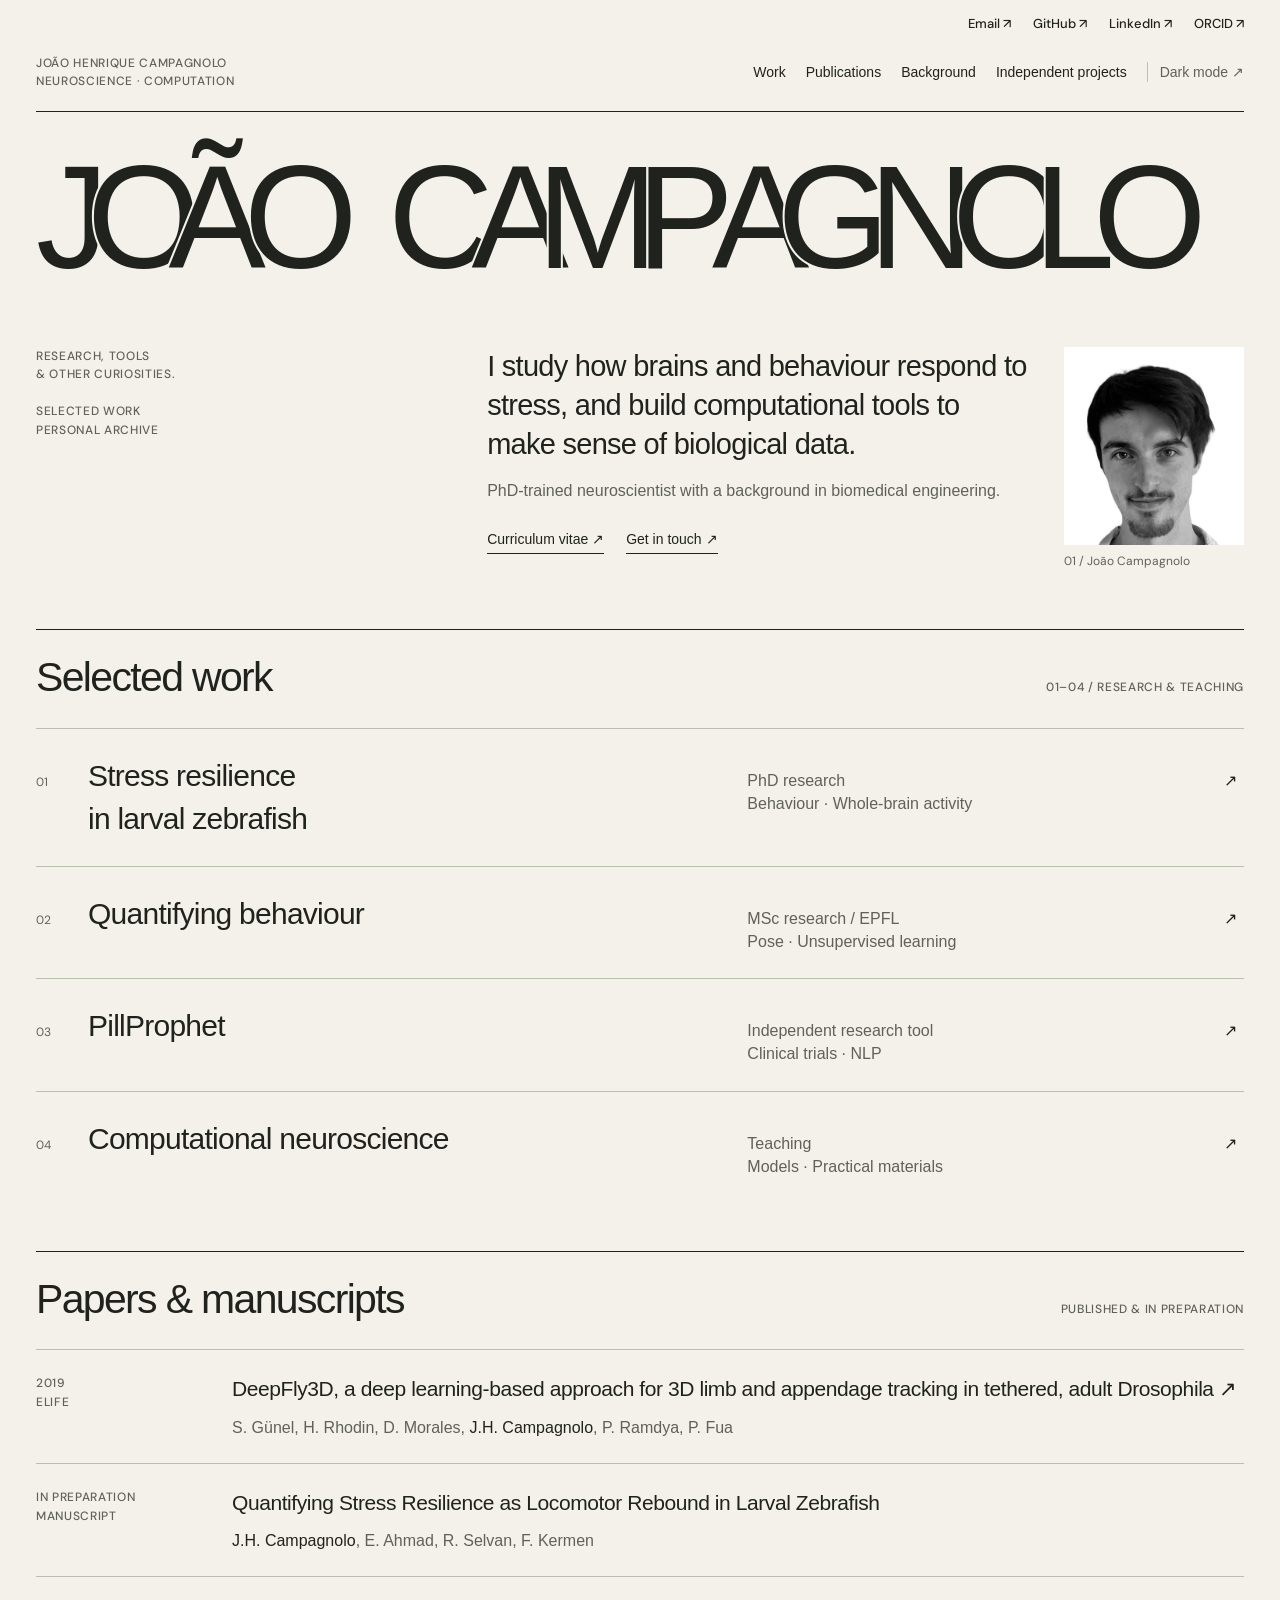
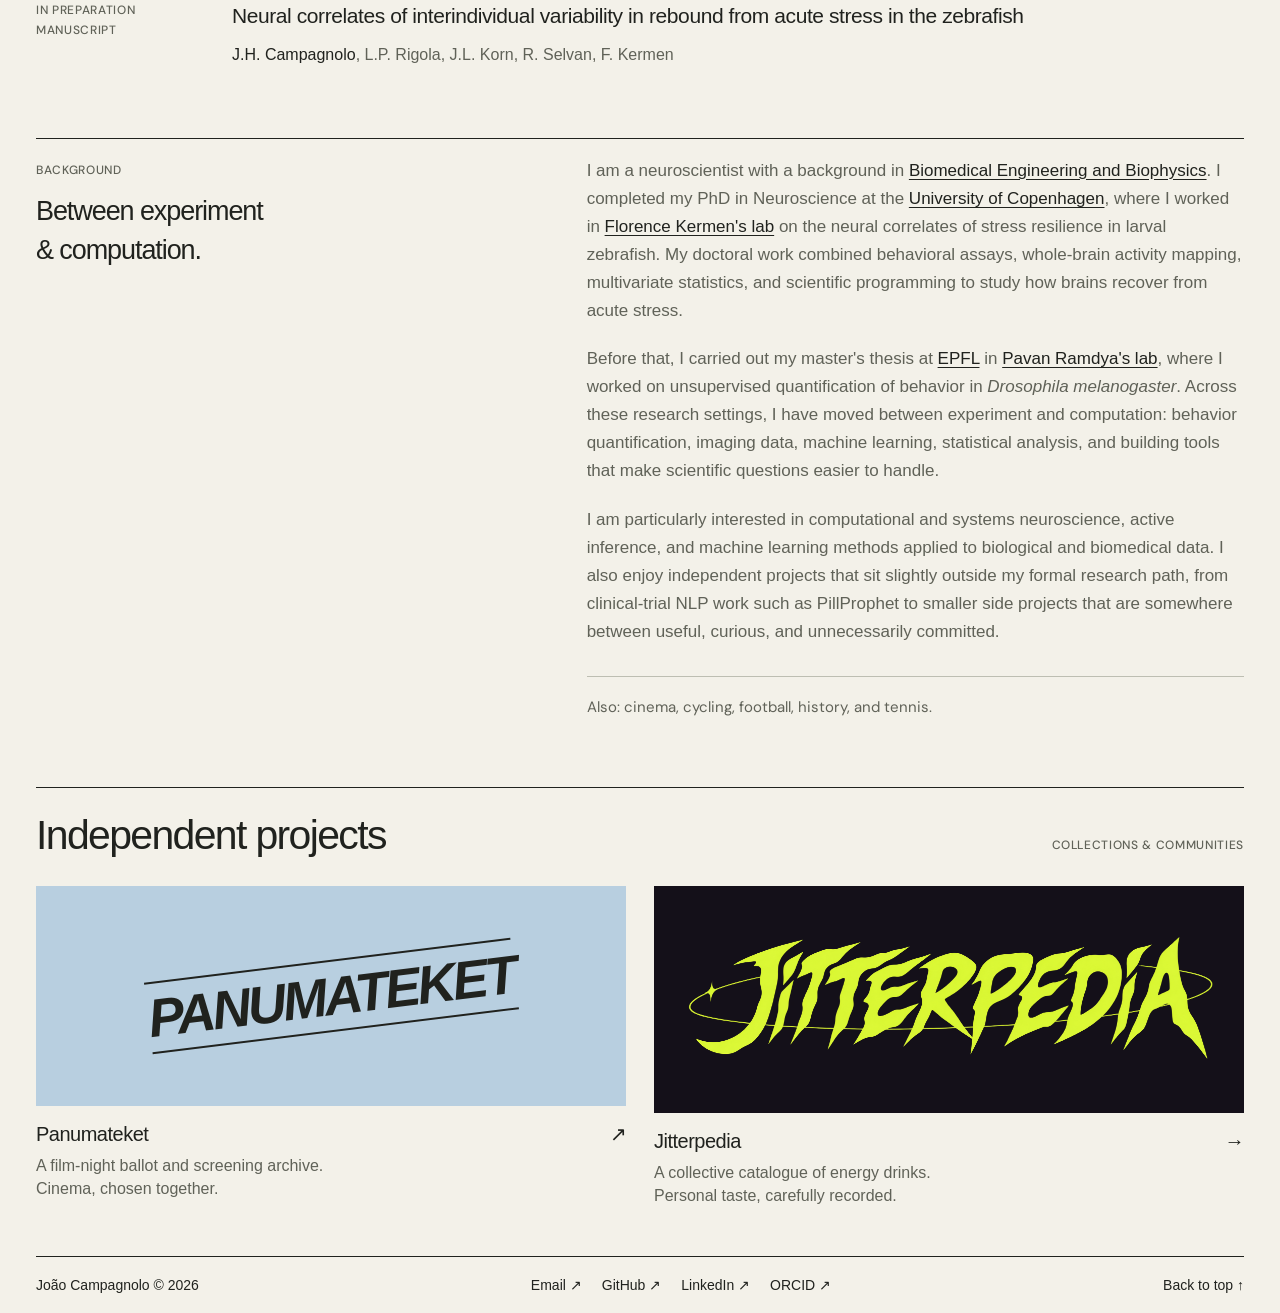
<file: index.html>
<!doctype html>
<html lang="en">
  <head>
    <meta charset="utf-8" />
    <meta name="viewport" content="width=device-width,initial-scale=1" />
    <meta name="color-scheme" content="light dark" />
    <meta
      name="description"
      content="João Campagnolo · neuroscientist, biomedical engineer, and maker of computational tools. Research, publications, and independent projects."
    />
    <title>João Campagnolo · Research, tools &amp; other curiosities</title>
    <link rel="canonical" href="https://www.joaocampagnolo.com/" />
    <link rel="stylesheet" href="styles.css?v=20260916c" />
    <script src="site.js" defer></script>
  </head>
  <body id="jc-museum">
    <a class="skip-link" href="#main">Skip to content</a>
    <div class="jc-page">
      <header class="jc-header">
        <nav class="jc-top-contacts" aria-label="Contact and profiles at the top">
          <a href="mailto:jhc2309@gmail.com">Email ↗</a>
          <a href="https://github.com/JoaoCampagnolo" target="_blank" rel="noopener">GitHub ↗</a>
          <a href="https://www.linkedin.com/in/joao-campagnolo/" target="_blank" rel="noopener"
            >LinkedIn ↗</a
          >
          <a href="https://orcid.org/0000-0001-9748-5988" target="_blank" rel="noopener">ORCID ↗</a>
        </nav>
        <div class="jc-nav">
          <span class="jc-label">João Henrique Campagnolo<br />Neuroscience · Computation</span>
          <nav aria-label="Portfolio">
            <a href="#work">Work</a><a href="#publications">Publications</a
            ><a href="#about">Background</a><a href="#projects">Independent projects</a
            ><button class="theme-toggle" type="button" aria-label="Change colour theme">
              Light / dark
            </button>
          </nav>
        </div>
      </header>
      <main id="main">
        <section id="top">
          <h1 class="jc-name" aria-label="João Campagnolo">
            <span class="jc-name-word" aria-hidden="true"
              ><span class="jc-letter">J</span><span class="jc-letter">O</span
              ><span class="jc-letter">Ã</span><span class="jc-letter">O</span></span
            ><span class="jc-name-word" aria-hidden="true"
              ><span class="jc-letter">C</span><span class="jc-letter">A</span
              ><span class="jc-letter">M</span><span class="jc-letter">P</span
              ><span class="jc-letter">A</span><span class="jc-letter">G</span
              ><span class="jc-letter">N</span><span class="jc-letter">O</span
              ><span class="jc-letter">L</span><span class="jc-letter">O</span></span
            >
          </h1>
          <div class="jc-intro">
            <div class="jc-label">
              Research, tools<br />&amp; other curiosities.<br /><br />Selected work<br />Personal
              archive
            </div>
            <div>
              <p class="jc-statement">
                I study how brains and behaviour respond to stress, and build computational tools to
                make sense of biological data.
              </p>
              <p style="font-size: 16px; color: var(--quiet)">
                PhD-trained neuroscientist with a background in biomedical engineering.
              </p>
              <div class="jc-actions">
                <a href="assets/Joao_Campagnolo_CV.pdf" target="_blank" rel="noopener"
                  >Curriculum vitae ↗</a
                ><a href="mailto:jhc2309@gmail.com">Get in touch ↗</a>
              </div>
            </div>
            <figure>
              <div class="jc-portrait-frame">
                <img
                  class="jc-portrait"
                  src="images/portrait_xx25_no_bg_cropped_e.jpg"
                  alt="João Campagnolo"
                  width="1381"
                  height="1381"
                />
              </div>
              <figcaption>01 / João Campagnolo</figcaption>
            </figure>
          </div>
        </section>
        <section class="jc-section" id="work">
          <div class="jc-sectionhead">
            <h2>Selected work</h2>
            <span class="jc-label">01–04 / Research &amp; teaching</span>
          </div>
          <a class="jc-work" href="projects/phd.html" target="_blank" rel="noopener"
            ><span class="jc-index">01</span
            ><strong>Stress resilience<br />in larval zebrafish</strong>
            <p>PhD research<br />Behaviour · Whole-brain activity</p>
            <span class="jc-arrow">↗</span></a
          >
          <a
            class="jc-work"
            href="https://github.com/JoaoCampagnolo/Behav_clustering_thesis"
            target="_blank"
            rel="noopener"
            ><span class="jc-index">02</span><strong>Quantifying behaviour</strong>
            <p>MSc research / EPFL<br />Pose · Unsupervised learning</p>
            <span class="jc-arrow">↗</span></a
          >
          <a
            class="jc-work"
            href="https://github.com/JoaoCampagnolo/PillProphet"
            target="_blank"
            rel="noopener"
            ><span class="jc-index">03</span><strong>PillProphet</strong>
            <p>Independent research tool<br />Clinical trials · NLP</p>
            <span class="jc-arrow">↗</span></a
          >
          <a
            class="jc-work"
            href="https://github.com/JoaoCampagnolo/CompNeuroXX24"
            target="_blank"
            rel="noopener"
            ><span class="jc-index">04</span><strong>Computational neuroscience</strong>
            <p>Teaching<br />Models · Practical materials</p>
            <span class="jc-arrow">↗</span></a
          >
        </section>
        <section class="jc-section" id="publications">
          <div class="jc-sectionhead">
            <h2>Papers &amp; manuscripts</h2>
            <span class="jc-label">Published &amp; in preparation</span>
          </div>
          <article class="publication">
            <div class="publication-status"><span>2019</span><span>eLife</span></div>
            <div>
              <h3>
                <a href="https://elifesciences.org/articles/48571" target="_blank" rel="noopener"
                  >DeepFly3D, a deep learning-based approach for 3D limb and appendage tracking in
                  tethered, adult Drosophila ↗</a
                >
              </h3>
              <p>
                S. Günel, H. Rhodin, D. Morales, <strong>J.H. Campagnolo</strong>, P. Ramdya, P. Fua
              </p>
            </div>
          </article>
          <article class="publication">
            <div class="publication-status"><span>In preparation</span><span>Manuscript</span></div>
            <div>
              <h3>Quantifying Stress Resilience as Locomotor Rebound in Larval Zebrafish</h3>
              <p><strong>J.H. Campagnolo</strong>, E. Ahmad, R. Selvan, F. Kermen</p>
            </div>
          </article>
          <article class="publication">
            <div class="publication-status"><span>In preparation</span><span>Manuscript</span></div>
            <div>
              <h3>
                Neural correlates of interindividual variability in rebound from acute stress in the
                zebrafish
              </h3>
              <p><strong>J.H. Campagnolo</strong>, L.P. Rigola, J.L. Korn, R. Selvan, F. Kermen</p>
            </div>
          </article>
        </section>
        <section class="jc-section about-grid" id="about">
          <div>
            <span class="jc-label">Background</span>
            <h2>Between experiment<br />&amp; computation.</h2>
          </div>
          <div class="prose">
            <p>
              I am a neuroscientist with a background in
              <a href="https://www.ulisboa.pt/" target="_blank" rel="noopener"
                >Biomedical Engineering and Biophysics</a
              >. I completed my PhD in Neuroscience at the
              <a href="https://www.ku.dk/en" target="_blank" rel="noopener"
                >University of Copenhagen</a
              >, where I worked in
              <a href="https://in.ku.dk/research/kermen-lab/" target="_blank" rel="noopener"
                >Florence Kermen's lab</a
              >
              on the neural correlates of stress resilience in larval zebrafish. My doctoral work
              combined behavioral assays, whole-brain activity mapping, multivariate statistics, and
              scientific programming to study how brains recover from acute stress.
            </p>
            <p>
              Before that, I carried out my master's thesis at
              <a href="https://www.epfl.ch/en/" target="_blank" rel="noopener">EPFL</a>
              in
              <a href="https://www.epfl.ch/labs/ramdya-lab/" target="_blank" rel="noopener"
                >Pavan Ramdya's lab</a
              >, where I worked on unsupervised quantification of behavior in
              <em>Drosophila melanogaster</em>. Across these research settings, I have moved between
              experiment and computation: behavior quantification, imaging data, machine learning,
              statistical analysis, and building tools that make scientific questions easier to
              handle.
            </p>
            <p>
              I am particularly interested in computational and systems neuroscience, active
              inference, and machine learning methods applied to biological and biomedical data. I
              also enjoy independent projects that sit slightly outside my formal research path,
              from clinical-trial NLP work such as PillProphet to smaller side projects that are
              somewhere between useful, curious, and unnecessarily committed.
            </p>
            <p class="jc-interests">Also: cinema, cycling, football, history, and tennis.</p>
          </div>
        </section>
        <section class="jc-section" id="projects">
          <div class="jc-sectionhead">
            <h2>Independent projects</h2>
            <span class="jc-label">Collections &amp; communities</span>
          </div>
          <div class="jc-projects">
            <a
              class="jc-project"
              href="https://panumateket.pogagnolo.chatgpt.site/"
              target="_blank"
              rel="noopener"
              ><div class="jc-project-art jc-panum-art"><span>PANUMATEKET</span></div>
              <div class="jc-project-title">Panumateket <span>↗</span></div>
              <p>A film-night ballot and screening archive.<br />Cinema, chosen together.</p></a
            >
            <a class="jc-project" href="https://jitterpedia.pogagnolo.chatgpt.site/"
              ><div class="jc-project-art jc-jitter-art">
                <img src="images/jitterpedia-wordmark.png" alt="Jitterpedia" loading="lazy" />
              </div>
              <span class="jc-project-title">Jitterpedia <span>→</span></span>
              <p>
                A collective catalogue of energy drinks.<br />Personal taste, carefully recorded.
              </p></a
            >
          </div>
        </section>
      </main>
      <footer class="jc-footer">
        <span>João Campagnolo © 2026</span>
        <nav aria-label="Contact and profiles">
          <a href="mailto:jhc2309@gmail.com">Email ↗</a
          ><a href="https://github.com/JoaoCampagnolo" target="_blank" rel="noopener">GitHub ↗</a
          ><a href="https://www.linkedin.com/in/joao-campagnolo/" target="_blank" rel="noopener"
            >LinkedIn ↗</a
          ><a href="https://orcid.org/0000-0001-9748-5988" target="_blank" rel="noopener"
            >ORCID ↗</a
          >
        </nav>
        <a href="#top">Back to top ↑</a>
      </footer>
    </div>
  </body>
</html>
</file>
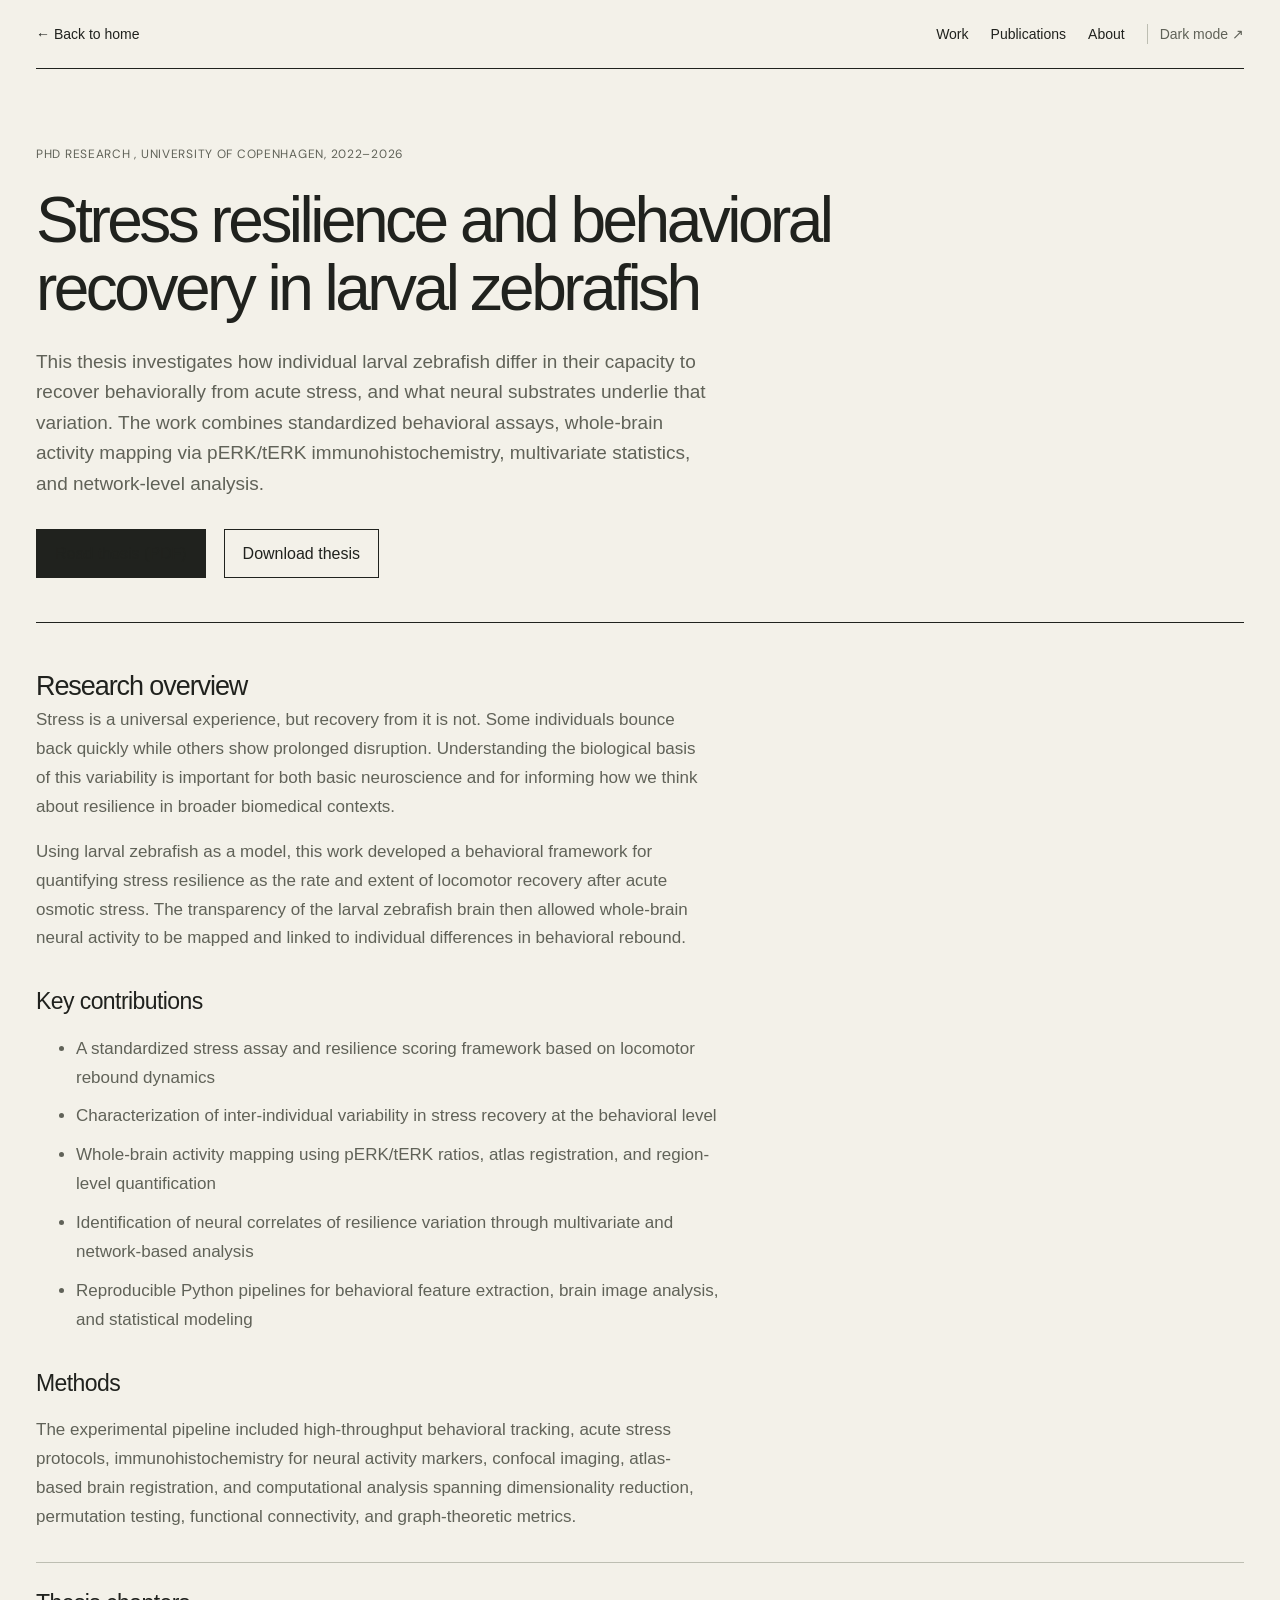
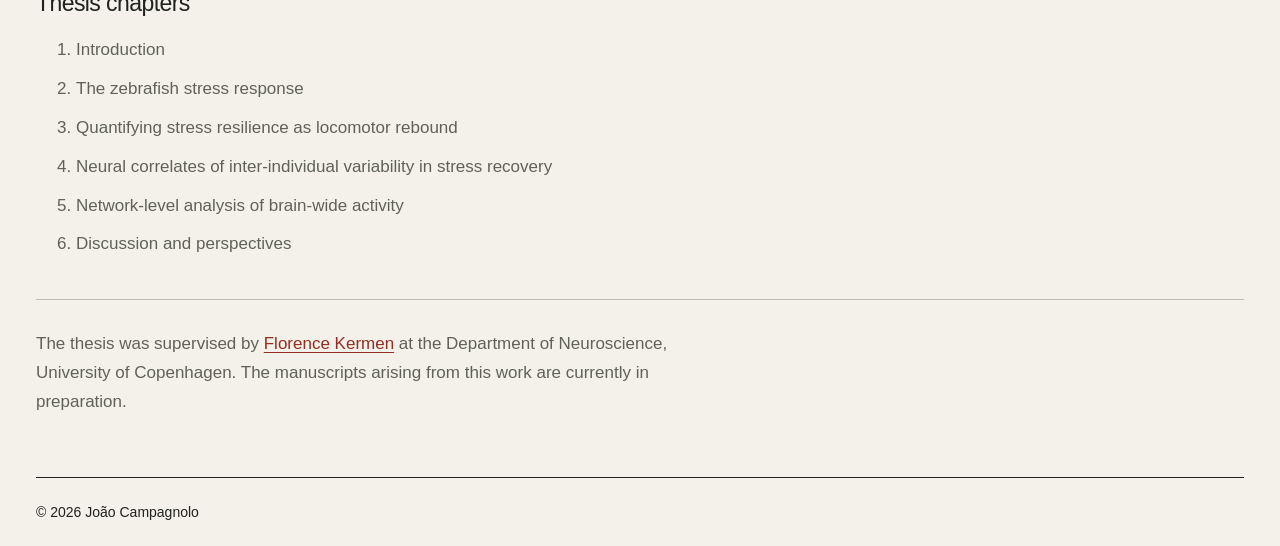
<file: projects/phd.html>
<!doctype html>
<html lang="en">
  <head>
    <meta charset="UTF-8" />
    <meta name="viewport" content="width=device-width, initial-scale=1.0" />
    <title>PhD Research. João Campagnolo</title>
    <meta
      name="description"
      content="PhD thesis on stress resilience in larval zebrafish. behavioral assays, whole-brain activity mapping, and computational analysis."
    />
    <link rel="preconnect" href="https://fonts.googleapis.com" />
    <link rel="preconnect" href="https://fonts.gstatic.com" crossorigin />
    <link
      href="https://fonts.googleapis.com/css2?family=IBM+Plex+Mono:wght@400;500&family=Inter:wght@400;500;600;700;800&display=swap"
      rel="stylesheet"
    />
    <link rel="stylesheet" href="../styles.css?v=20260916c" />
    <link rel="stylesheet" href="phd.css?v=20260916b" />
    <script src="../site.js" defer></script>
  </head>
  <body id="jc-museum" class="phd-page">
    <a class="skip-link" href="#main">Skip to content</a>
    <div class="jc-page">
      <header class="site-header">
        <div class="container header-inner">
          <a class="back-link" href="../index.html">&larr; Back to home</a>

          <nav class="nav">
            <a href="../index.html#work">Work</a>
            <a href="../index.html#publications">Publications</a>
            <a href="../index.html#about">About</a
            ><button class="theme-toggle" type="button" aria-label="Change colour theme">
              Light / dark
            </button>
          </nav>
        </div>
      </header>

      <main id="main">
        <section class="project-hero">
          <div class="container">
            <p class="eyebrow">PhD Research , University of Copenhagen, 2022&ndash;2026</p>
            <h1>Stress resilience and behavioral recovery in larval zebrafish</h1>
            <p class="hero-text">
              This thesis investigates how individual larval zebrafish differ in their capacity to
              recover behaviorally from acute stress, and what neural substrates underlie that
              variation. The work combines standardized behavioral assays, whole-brain activity
              mapping via pERK/tERK immunohistochemistry, multivariate statistics, and network-level
              analysis.
            </p>
            <div class="thesis-actions">
              <a
                class="button button--solid"
                href="../assets/Joao_Campagnolo_PhD_Thesis.pdf"
                target="_blank"
                rel="noopener"
              >
                Read thesis (PDF)
              </a>
              <a
                class="button button--ghost"
                href="../assets/Joao_Campagnolo_PhD_Thesis.pdf"
                download
              >
                Download thesis
              </a>
            </div>
          </div>
        </section>

        <section class="thesis-body">
          <div class="container">
            <h2>Research overview</h2>
            <p>
              Stress is a universal experience, but recovery from it is not. Some individuals bounce
              back quickly while others show prolonged disruption. Understanding the biological
              basis of this variability is important for both basic neuroscience and for informing
              how we think about resilience in broader biomedical contexts.
            </p>
            <p>
              Using larval zebrafish as a model, this work developed a behavioral framework for
              quantifying stress resilience as the rate and extent of locomotor recovery after acute
              osmotic stress. The transparency of the larval zebrafish brain then allowed
              whole-brain neural activity to be mapped and linked to individual differences in
              behavioral rebound.
            </p>

            <h3>Key contributions</h3>
            <ul>
              <li>
                A standardized stress assay and resilience scoring framework based on locomotor
                rebound dynamics
              </li>
              <li>
                Characterization of inter-individual variability in stress recovery at the
                behavioral level
              </li>
              <li>
                Whole-brain activity mapping using pERK/tERK ratios, atlas registration, and
                region-level quantification
              </li>
              <li>
                Identification of neural correlates of resilience variation through multivariate and
                network-based analysis
              </li>
              <li>
                Reproducible Python pipelines for behavioral feature extraction, brain image
                analysis, and statistical modeling
              </li>
            </ul>

            <h3>Methods</h3>
            <p>
              The experimental pipeline included high-throughput behavioral tracking, acute stress
              protocols, immunohistochemistry for neural activity markers, confocal imaging,
              atlas-based brain registration, and computational analysis spanning dimensionality
              reduction, permutation testing, functional connectivity, and graph-theoretic metrics.
            </p>

            <div class="thesis-toc">
              <h3>Thesis chapters</h3>
              <ol>
                <li>Introduction</li>
                <li>The zebrafish stress response</li>
                <li>Quantifying stress resilience as locomotor rebound</li>
                <li>Neural correlates of inter-individual variability in stress recovery</li>
                <li>Network-level analysis of brain-wide activity</li>
                <li>Discussion and perspectives</li>
              </ol>
            </div>

            <p>
              The thesis was supervised by
              <a
                href="https://in.ku.dk/research/kermen-lab/"
                target="_blank"
                rel="noopener"
                style="
                  color: var(--accent);
                  text-decoration: underline;
                  text-underline-offset: 0.15em;
                "
                >Florence Kermen</a
              >
              at the Department of Neuroscience, University of Copenhagen. The manuscripts arising
              from this work are currently in preparation.
            </p>
          </div>
        </section>
      </main>

      <footer class="site-footer">
        <div class="container footer-compact">
          <div class="footer-divider"></div>
          <p class="footer-copy">&copy; 2026 Jo&atilde;o Campagnolo</p>
        </div>
      </footer>
    </div>
  </body>
</html>
</file>
<file: styles.css>
@font-face {
  font-family: "DM Sans";
  src: url("assets/fonts/dm-sans.ttf") format("truetype");
  font-weight: 100 1000;
  font-style: normal;
  font-display: swap;
}
#jc-museum {
  color-scheme: light dark;
  --paper: light-dark(#f3f1e9, #171817);
  --ink: light-dark(#20221e, #efeee5);
  --quiet: light-dark(#606258, #afb3a6);
  --rule: light-dark(#bdbeb2, #505347);
  --accent: light-dark(#922e24, #f69b8e);
  --photo: light-dark(#e0dfd2, #393c34);
  color: var(--ink);
  background: var(--paper);
  font-family: Arial, Helvetica, sans-serif;
  font-size: 16px;
  line-height: 1.45;
  container-type: inline-size;
}
#jc-museum * {
  box-sizing: border-box;
}
#jc-museum [hidden] {
  display: none !important;
}
#jc-museum a {
  color: inherit;
  text-decoration: none;
}
#jc-museum a:hover {
  text-decoration: underline;
  text-underline-offset: 5px;
}
#jc-museum button,
#jc-museum input,
#jc-museum select {
  font: inherit;
}
#jc-museum button {
  cursor: pointer;
}
#jc-museum .jc-toolbar {
  display: flex;
  align-items: center;
  justify-content: space-between;
  gap: 12px;
  padding: 12px 28px;
  border-bottom: 1px solid var(--rule);
  font:
    12px/1.4 "DM Sans",
    "Segoe UI",
    sans-serif;
  text-transform: uppercase;
  letter-spacing: 0.06em;
  flex-wrap: wrap;
}
#jc-museum .jc-switch {
  display: flex;
  gap: 15px;
}
#jc-museum .jc-switch button {
  border: 0;
  color: var(--quiet);
  background: none;
  padding: 8px 0;
  border-bottom: 2px solid transparent;
  font: inherit;
  text-transform: inherit;
}
#jc-museum .jc-switch button[aria-pressed="true"] {
  border-bottom-color: var(--accent);
  color: var(--ink);
}
#jc-museum .jc-page {
  padding: 0 36px;
}
#jc-museum .jc-nav {
  display: flex;
  justify-content: space-between;
  align-items: center;
  gap: 18px;
  padding: 20px 0;
  border-bottom: 1px solid var(--ink);
}
#jc-museum .jc-label {
  font:
    12px/1.55 "DM Sans",
    "Segoe UI",
    sans-serif;
  text-transform: uppercase;
  letter-spacing: 0.08em;
  color: var(--quiet);
}
#jc-museum .jc-nav nav {
  display: flex;
  flex-wrap: wrap;
  gap: 18px;
  font-size: 16px;
}
#jc-museum .jc-name {
  font-size: clamp(50px, 9.5cqw, 106px);
  font-weight: 400;
  line-height: 0.92;
  letter-spacing: -0.075em;
  margin: 30px 0 35px;
}
#jc-museum .jc-name span {
  display: block;
  padding-left: 16%;
}
#jc-museum .jc-intro {
  display: grid;
  grid-template-columns: 1fr 1.25fr 148px;
  gap: 32px;
  align-items: start;
  padding: 12px 0 44px;
}
#jc-museum .jc-intro p {
  margin: 0 0 15px;
}
#jc-museum .jc-statement {
  font-size: 21px;
  line-height: 1.35;
  letter-spacing: -0.025em;
}
#jc-museum .jc-actions {
  display: flex;
  gap: 22px;
  flex-wrap: wrap;
  font-size: 14px;
  padding-top: 12px;
}
#jc-museum .jc-actions a {
  border-bottom: 1px solid var(--ink);
  padding-bottom: 4px;
}
#jc-museum figure {
  margin: 0;
}
#jc-museum .jc-portrait-frame {
  aspect-ratio: 1/1.1;
  overflow: hidden;
  background: var(--photo);
}
#jc-museum .jc-portrait {
  display: block;
  width: 150%;
  max-width: none;
  height: auto;
  transform: translate(-16.6667%, -8%);
  filter: grayscale(1);
}
#jc-museum figcaption {
  margin-top: 8px;
  font:
    12px/1.4 "DM Sans",
    "Segoe UI",
    sans-serif;
  color: var(--quiet);
}
#jc-museum .jc-section {
  border-top: 1px solid var(--ink);
  padding: 18px 0 34px;
}
#jc-museum .jc-sectionhead {
  display: flex;
  align-items: baseline;
  justify-content: space-between;
  gap: 18px;
  margin-bottom: 20px;
}
#jc-museum h2 {
  margin: 0;
  font-size: 27px;
  font-weight: 400;
  letter-spacing: -0.04em;
}
#jc-museum .jc-work {
  display: grid;
  grid-template-columns: 32px 1.4fr 1fr 20px;
  align-items: baseline;
  gap: 20px;
  padding: 18px 0;
  border-top: 1px solid var(--rule);
}
#jc-museum .jc-work strong {
  font-size: 19px;
  font-weight: 400;
  letter-spacing: -0.025em;
}
#jc-museum .jc-work p {
  margin: 4px 0 0;
  font-size: 14px;
  color: var(--quiet);
}
#jc-museum .jc-index {
  font:
    12px "DM Sans",
    "Segoe UI",
    sans-serif;
  color: var(--quiet);
}
#jc-museum .jc-projects {
  display: grid;
  grid-template-columns: 1fr 1fr;
  gap: 28px;
}
#jc-museum .jc-project {
  display: block;
  border: 0;
  background: none;
  padding: 0;
  text-align: left;
  color: inherit;
}
#jc-museum .jc-project-art {
  display: flex;
  min-height: 125px;
  padding: 22px;
  align-items: center;
  justify-content: center;
  overflow: hidden;
}
#jc-museum .jc-panum-art {
  color: #20221e;
  background: #b8cfe0;
  font:
    italic 800 clamp(25px, 4cqw, 45px)/0.9 Arial,
    sans-serif;
  letter-spacing: -0.06em;
}
#jc-museum .jc-panum-art span {
  transform: rotate(-7deg);
  border-block: 2px solid currentColor;
  padding: 10px 0;
}
#jc-museum .jc-jitter-art {
  color: var(--ink);
  background: var(--photo);
  font:
    400 clamp(29px, 4.5cqw, 48px)/1 Georgia,
    serif;
  letter-spacing: -0.06em;
}
#jc-museum .jc-project-title {
  display: flex;
  justify-content: space-between;
  gap: 16px;
  font-size: 20px;
  margin: 14px 0 5px;
  letter-spacing: -0.025em;
}
#jc-museum .jc-project p {
  margin: 0;
  font-size: 16px;
  color: var(--quiet);
}
#jc-museum .jc-publications p {
  max-width: 650px;
  font-size: 16px;
}
#jc-museum .jc-footer {
  border-top: 1px solid var(--ink);
  padding: 18px 0;
  display: flex;
  justify-content: space-between;
  gap: 18px;
  flex-wrap: wrap;
  font-size: 16px;
}
#jc-museum .jp-title {
  margin: 40px 0 20px;
  font:
    400 clamp(58px, 11cqw, 118px)/0.92 Georgia,
    serif;
  letter-spacing: -0.075em;
}
#jc-museum .jp-intro {
  display: flex;
  justify-content: space-between;
  align-items: end;
  gap: 24px;
  padding-bottom: 30px;
}
#jc-museum .jp-intro p {
  margin: 0;
  max-width: 440px;
  font-size: 20px;
  letter-spacing: -0.03em;
}
#jc-museum .jp-button {
  display: inline-block;
  padding: 11px 16px;
  color: var(--paper);
  background: var(--ink);
  border: 1px solid var(--ink);
  font-size: 16px;
  white-space: nowrap;
}
#jc-museum .jp-button:hover {
  opacity: 0.84;
}
#jc-museum .jp-facts {
  border-block: 1px solid var(--ink);
  display: flex;
  gap: 32px;
  flex-wrap: wrap;
  padding: 14px 0;
  font:
    12px/1.6 "DM Sans",
    "Segoe UI",
    sans-serif;
}
#jc-museum .jp-tools {
  display: flex;
  justify-content: space-between;
  gap: 16px;
  align-items: end;
  padding: 24px 0 18px;
  flex-wrap: wrap;
}
#jc-museum .jp-tools label {
  display: grid;
  gap: 5px;
}
#jc-museum input,
#jc-museum select {
  background: var(--paper);
  color: var(--ink);
  border: 1px solid var(--rule);
  border-radius: 0;
  padding: 9px 10px;
  font-size: 16px;
  max-width: 100%;
}
#jc-museum table {
  border-collapse: collapse;
  width: 100%;
  font-size: 15px;
}
#jc-museum th {
  text-align: left;
  font:
    12px/1.4 "DM Sans",
    "Segoe UI",
    sans-serif;
  color: var(--quiet);
  text-transform: uppercase;
  padding: 10px 0;
}
#jc-museum th:last-child,
#jc-museum td:last-child {
  text-align: right;
}
#jc-museum td {
  border-top: 1px solid var(--rule);
  padding: 18px 0;
}
#jc-museum td:first-child {
  width: 50px;
  font:
    12px "DM Sans",
    "Segoe UI",
    sans-serif;
  color: var(--quiet);
}
#jc-museum td:nth-child(2) {
  width: 56%;
}
#jc-museum td:nth-child(3) {
  font-variant-numeric: tabular-nums;
  font-size: 25px;
  letter-spacing: -0.04em;
}
#jc-museum td small {
  display: block;
  font-size: 14px;
  color: var(--quiet);
  margin-top: 3px;
}
#jc-museum .jp-score-track {
  display: block;
  width: 90px;
  height: 2px;
  margin-top: 5px;
  background: var(--rule);
}
#jc-museum .jp-score-track span {
  display: block;
  height: 100%;
  background: var(--accent);
}
#jc-museum .jp-note {
  font-size: 14px;
  color: var(--quiet);
  margin: 20px 0 30px;
}
#jc-museum .jp-form {
  padding: 22px 0;
  border-top: 1px solid var(--ink);
}
#jc-museum .jp-fields {
  display: grid;
  grid-template-columns: 1fr 1fr 110px;
  gap: 16px;
  margin: 20px 0;
}
#jc-museum .jp-fields label {
  display: grid;
  gap: 6px;
  font-size: 16px;
}
#jc-museum .jp-fields input,
#jc-museum .jp-fields select {
  width: 100%;
}
#jc-museum .jp-receipt {
  margin-top: 16px;
  font-size: 16px;
  color: var(--accent);
}
@container (max-width:650px) {
  #jc-museum .jc-page {
    padding: 0 22px;
  }
  #jc-museum .jc-intro {
    grid-template-columns: 1fr 120px;
    gap: 24px;
  }
  #jc-museum .jc-intro > .jc-label {
    grid-column: 1/-1;
  }
  #jc-museum .jc-work {
    grid-template-columns: 25px 1fr 18px;
    gap: 12px;
  }
  #jc-museum .jc-work > p {
    grid-column: 2;
    grid-row: 2;
    margin-top: -6px;
  }
  #jc-museum .jc-work > .jc-arrow {
    grid-column: 3;
    grid-row: 1;
  }
  #jc-museum .jp-fields {
    grid-template-columns: 1fr 1fr;
  }
  #jc-museum .jp-fields label:last-child {
    grid-column: 1/-1;
  }
}
@container (max-width:430px) {
  #jc-museum .jc-toolbar {
    padding: 10px 18px;
  }
  #jc-museum .jc-page {
    padding: 0 18px;
  }
  #jc-museum .jc-nav {
    align-items: start;
    flex-direction: column;
    gap: 12px;
  }
  #jc-museum .jc-nav nav {
    gap: 14px;
  }
  #jc-museum .jc-name {
    font-size: 44px;
    margin: 28px 0;
  }
  #jc-museum .jc-name span {
    padding-left: 0;
  }
  #jc-museum .jc-intro {
    grid-template-columns: 1fr;
  }
  #jc-museum .jc-intro figure {
    max-width: 130px;
  }
  #jc-museum .jc-statement {
    font-size: 19px;
  }
  #jc-museum .jc-projects {
    grid-template-columns: 1fr;
  }
  #jc-museum .jc-sectionhead {
    flex-wrap: wrap;
    gap: 8px;
  }
  #jc-museum .jp-intro {
    flex-direction: column;
    align-items: start;
  }
  #jc-museum .jp-title {
    font-size: 56px;
  }
  #jc-museum .jp-facts {
    gap: 5px 18px;
  }
  #jc-museum .jp-fields {
    grid-template-columns: 1fr;
  }
  #jc-museum .jp-score-track {
    width: 60px;
  }
  #jc-museum td {
    font-size: 16px;
    padding-right: 8px;
  }
  #jc-museum td:first-child {
    width: 25px;
  }
  #jc-museum td:nth-child(3) {
    font-size: 22px;
  }
}
@media (pointer: coarse) {
  #jc-museum button,
  #jc-museum .jc-nav a {
    min-height: 44px;
  }
}

:root[data-theme="light"] #jc-museum {
  color-scheme: light;
}
:root[data-theme="dark"] #jc-museum {
  color-scheme: dark;
}
html {
  scroll-behavior: smooth;
  scroll-padding-top: 24px;
}
body {
  margin: 0;
}
#jc-museum .jc-page {
  max-width: 1380px;
  margin: auto;
}
#jc-museum a:focus-visible,
#jc-museum button:focus-visible {
  outline: 2px solid var(--accent);
  outline-offset: 5px;
}
#jc-museum .skip-link {
  position: absolute;
  top: -100px;
  left: 16px;
  background: var(--ink);
  color: var(--paper);
  padding: 12px;
  z-index: 20;
}
#jc-museum .skip-link:focus {
  top: 12px;
}
#jc-museum .theme-toggle {
  background: none;
  color: var(--quiet);
  border: 0;
  border-left: 1px solid var(--rule);
  padding: 0 0 0 12px;
  font-size: 14px;
}
#jc-museum .jc-nav nav {
  gap: 20px;
  font-size: 14px;
}
#jc-museum .jc-name {
  font-size: clamp(48px, 10.6cqw, 150px);
}
#jc-museum .jc-intro {
  grid-template-columns: 1fr 1.3fr 180px;
  padding-bottom: 60px;
}
#jc-museum .jc-statement {
  font-size: clamp(21px, 2.5cqw, 29px);
}
#jc-museum .jc-work {
  padding: 25px 0;
}
#jc-museum .jc-work strong {
  font-size: clamp(21px, 2.5cqw, 30px);
}
#jc-museum .jc-work p {
  font-size: 16px;
}
#jc-museum .jc-project-art {
  min-height: 220px;
  position: relative;
}
#jc-museum .jc-jitter-art {
  background: #141019;
  color: #ddff36;
}
#jc-museum .jc-jitter-art img {
  width: 100%;
  max-height: 190px;
  object-fit: contain;
  transition: transform 0.2s;
}
#jc-museum .jc-project:hover .jc-jitter-art img {
  transform: rotate(-3deg) scale(1.03);
}
#jc-museum .jc-section {
  padding-bottom: 48px;
}
#jc-museum .publication {
  display: grid;
  grid-template-columns: 170px 1fr;
  gap: 26px;
  border-top: 1px solid var(--rule);
  padding: 24px 0;
}
#jc-museum .publication h3 {
  font-size: 21px;
  font-weight: 400;
  line-height: 1.4;
  margin: 0;
  letter-spacing: -0.02em;
}
#jc-museum .publication p {
  font-size: 16px;
  color: var(--quiet);
  margin: 12px 0 0;
}
#jc-museum .publication p strong {
  color: var(--ink);
  font-weight: 400;
}
#jc-museum .publication-status {
  font:
    12px/1.6 "DM Sans",
    "Segoe UI",
    sans-serif;
  color: var(--quiet);
  text-transform: uppercase;
}
#jc-museum .publication-status span {
  display: block;
}
#jc-museum .about-grid {
  display: grid;
  grid-template-columns: 1fr 1.3fr;
  gap: 45px;
}
#jc-museum .about-grid h2 {
  margin-top: 12px;
}
#jc-museum .prose p {
  font-size: 17px;
  color: var(--quiet);
  line-height: 1.65;
  margin: 0 0 20px;
}
#jc-museum .prose a {
  text-decoration: underline;
  text-underline-offset: 3px;
  color: var(--ink);
}
#jc-museum .jc-footer {
  font-size: 14px;
  align-items: baseline;
}
#jc-museum .jc-footer nav {
  display: flex;
  flex-wrap: wrap;
  gap: 20px;
}
#jc-museum .jc-panum-art {
  font-size: clamp(30px, 4.2cqw, 58px);
}
#jc-museum .jc-sectionhead h2 {
  font-size: clamp(27px, 3.2cqw, 42px);
}
@container (max-width:750px) {
  #jc-museum .jc-intro {
    grid-template-columns: 1fr 130px;
  }
  #jc-museum .jc-intro > .jc-label {
    grid-column: 1/-1;
  }
  #jc-museum .jc-nav {
    align-items: start;
    flex-wrap: wrap;
  }
  #jc-museum .jc-nav nav {
    gap: 14px;
  }
  #jc-museum .publication {
    grid-template-columns: 1fr;
    gap: 10px;
  }
  #jc-museum .publication-status {
    display: flex;
    gap: 14px;
  }
  #jc-museum .about-grid {
    grid-template-columns: 1fr;
    gap: 24px;
  }
}
@container (max-width:500px) {
  #jc-museum .jc-projects {
    grid-template-columns: 1fr;
  }
  #jc-museum .jc-name {
    font-size: clamp(40px, 11.8cqw, 59px);
  }
  #jc-museum .jc-name span {
    padding-left: 0;
  }
  #jc-museum .jc-intro {
    grid-template-columns: 1fr;
  }
  #jc-museum .jc-intro figure {
    max-width: 145px;
  }
  #jc-museum .jc-panum-art {
    font-size: 40px;
  }
  #jc-museum .jc-footer {
    flex-direction: column;
  }
  #jc-museum .theme-toggle {
    border: 0;
    padding: 0;
  }
}
@media (prefers-reduced-motion: reduce) {
  html {
    scroll-behavior: auto;
  }
  *,
  *::before,
  *::after {
    transition: none !important;
    animation: none !important;
  }
}

/* The title stays selectable live text. Each overlapping letter has a paper edge. */
#jc-museum .jc-top-contacts {
  display: flex;
  justify-content: flex-end;
  gap: 22px;
  flex-wrap: wrap;
  padding: 14px 0 0;
  font:
    500 13px/1.5 "DM Sans",
    "Segoe UI",
    sans-serif;
}
#jc-museum .jc-label,
#jc-museum .publication-status {
  font-weight: 500;
  letter-spacing: 0.055em;
}
#jc-museum .jc-name {
  display: flex;
  flex-wrap: nowrap;
  align-items: baseline;
  gap: 0.21em;
  font:
    400 clamp(48px, 11.4cqw, 155px)/1.13 Arial,
    Helvetica,
    sans-serif;
  letter-spacing: 0;
  margin: 24px 0 34px;
  isolation: isolate;
}
#jc-museum .jc-name .jc-name-word {
  display: inline-flex;
  padding: 0;
  white-space: nowrap;
}
#jc-museum .jc-name .jc-letter {
  display: inline-block;
  padding: 0;
  margin-left: -0.15em;
  -webkit-text-stroke: 0.028em var(--paper);
  paint-order: stroke fill;
}
#jc-museum .jc-name .jc-letter:first-child {
  margin-left: 0;
}
#jc-museum .jc-name .jc-letter:nth-child(3n) {
  margin-left: -0.22em;
}
#jc-museum .prose .jc-interests {
  margin-top: 30px;
  padding-top: 18px;
  border-top: 1px solid var(--rule);
  font-family: "DM Sans", "Segoe UI", sans-serif;
  font-size: 15px;
}
@container (max-width:650px) {
  #jc-museum .jc-top-contacts {
    justify-content: flex-start;
    gap: 18px;
  }
  #jc-museum .jc-name {
    flex-wrap: wrap;
    gap: 0;
    font-size: 16.5cqw;
    line-height: 1.07;
  }
  #jc-museum .jc-name .jc-name-word {
    width: 100%;
  }
}
</file>
<file: projects/phd.css>
.phd-page .site-header {
  border-bottom: 1px solid var(--ink);
  padding: 24px 0;
}
.phd-page .header-inner {
  display: flex;
  justify-content: space-between;
  align-items: center;
  gap: 24px;
}
.phd-page nav {
  display: flex;
  align-items: center;
  flex-wrap: wrap;
  gap: 22px;
  font-size: 14px;
}
.phd-page .eyebrow {
  font:
    12px/1.5 "DM Sans",
    "Segoe UI",
    sans-serif;
  text-transform: uppercase;
  letter-spacing: 0.06em;
  color: var(--quiet);
}
.phd-page .project-hero {
  padding: 64px 0 44px;
  border-bottom: 1px solid var(--ink);
}
.phd-page h1 {
  font-size: clamp(38px, 5vw, 70px);
  letter-spacing: -0.055em;
  line-height: 1.06;
  font-weight: 400;
  max-width: 24ch;
  margin: 24px 0;
}
.phd-page .hero-text {
  font-size: 19px;
  max-width: 64ch;
  line-height: 1.6;
  color: var(--quiet);
}
.phd-page .thesis-actions {
  display: flex;
  flex-wrap: wrap;
  gap: 18px;
  margin-top: 30px;
}
.phd-page .button {
  display: inline-flex;
  align-items: center;
  min-height: 48px;
  padding: 12px 18px;
  border: 1px solid var(--ink);
}
.phd-page .button--solid {
  background: var(--ink);
  color: var(--paper);
}
.phd-page .thesis-body {
  padding: 44px 0;
}
.phd-page .thesis-body h2 {
  font-size: 32px;
  margin: 0 0 24px;
}
.phd-page .thesis-body h3 {
  font-size: 23px;
  font-weight: 400;
  letter-spacing: -0.025em;
  margin: 32px 0 16px;
}
.phd-page .thesis-body p,
.phd-page .thesis-body li {
  font-size: 17px;
  line-height: 1.7;
  max-width: 70ch;
  color: var(--quiet);
}
.phd-page .thesis-body li {
  margin-bottom: 10px;
}
.phd-page .thesis-body p {
  margin: 0 0 16px;
}
.phd-page .thesis-toc {
  border-block: 1px solid var(--rule);
  padding: 24px 0;
  margin: 30px 0;
}
.phd-page .thesis-toc h3 {
  margin-top: 0;
}
.phd-page .site-footer {
  border-top: 1px solid var(--ink);
  padding: 24px 0;
  font-size: 14px;
}
.phd-page .footer-copy {
  margin: 0;
}
.phd-page .back-link {
  font-size: 14px;
}
@media (max-width: 700px) {
  .phd-page .header-inner {
    align-items: start;
    flex-direction: column;
  }
  .phd-page .project-hero {
    padding-top: 40px;
  }
  .phd-page .hero-text {
    font-size: 17px;
  }
}
</file>
